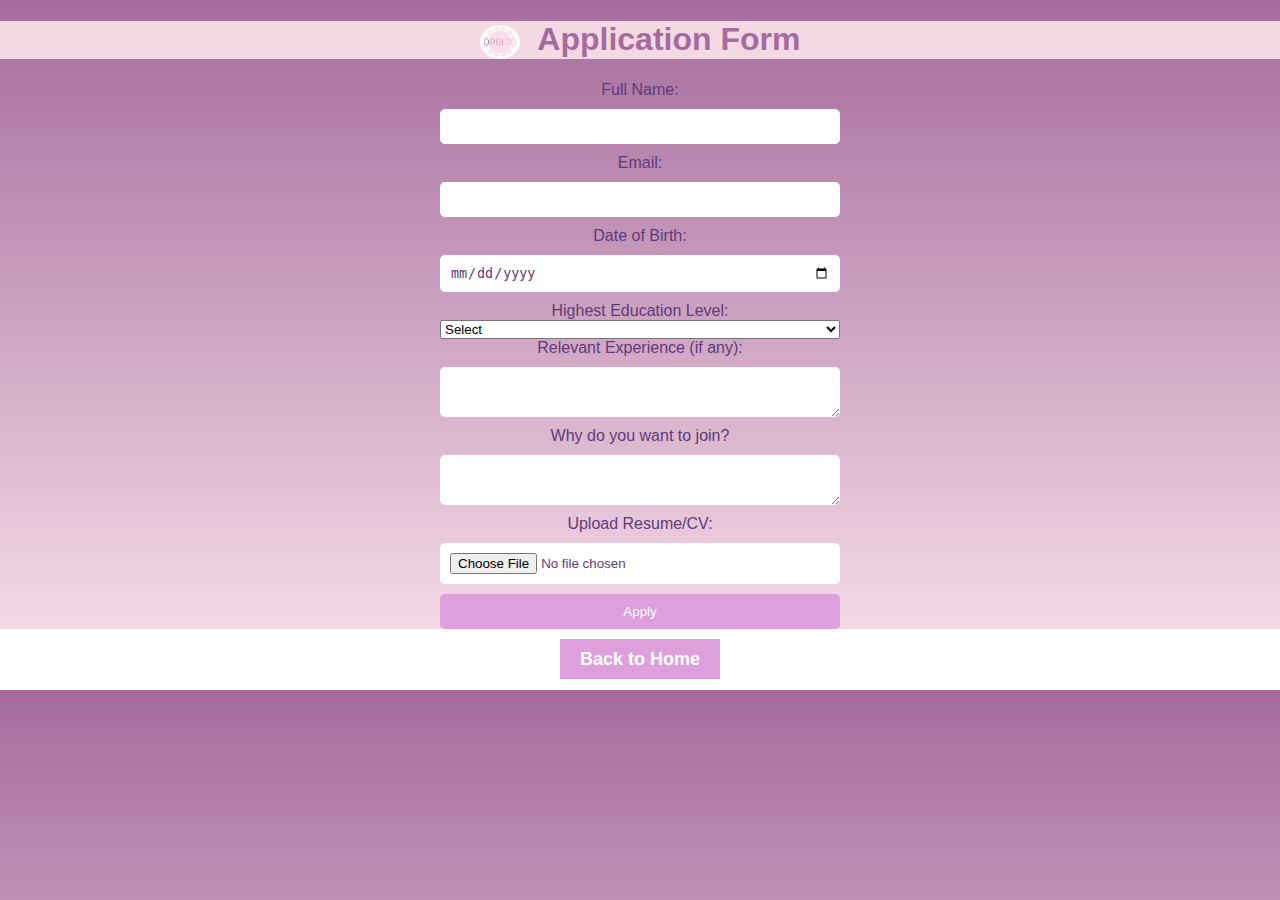
<file: apply.html>
<!DOCTYPE html>
<html lang="en">
<head>
    <meta charset="UTF-8">
    <meta name="viewport" content="width=device-width, initial-scale=1.0">
    <title>Apply to Orbion</title>
    <link rel="stylesheet" href="styles.css">
    <script defer src="script.js"></script>
</head>
<body>
    <header>
        <h1>
            <img src="images/orbion.png" alt="orbion logo" class="orbion-logo"> Application Form
        </h1>
    </header>
 
    <form id="application-form">
        <label for="name">Full Name:</label>
        <input type="text" id="name" required>
        
        <label for="email">Email:</label>
        <input type="email" id="email" required>
        
        <label for="dob">Date of Birth:</label>
        <input type="date" id="dob" required>
        
        <label for="education">Highest Education Level:</label>
        <select id="education" required>
            <option value="">Select</option>
            <option value="highschool">High School</option>
            <option value="bachelor">Bachelor's Degree</option>
            <option value="master">Master's Degree</option>
            <option value="phd">PhD</option>
        </select>
        
        <label for="experience">Relevant Experience (if any):</label>
        <textarea id="experience"></textarea>
        
        <label for="reason">Why do you want to join?</label>
        <textarea id="reason" required></textarea>
        
        <label for="cv">Upload Resume/CV:</label>
        <input type="file" id="cv" required>
        
        <button type="submit">Apply</button>
    </form>
    
    <footer>
        <a href="index.html" class="btn">Back to Home</a>
    </footer>
</body>
</html>
</file>
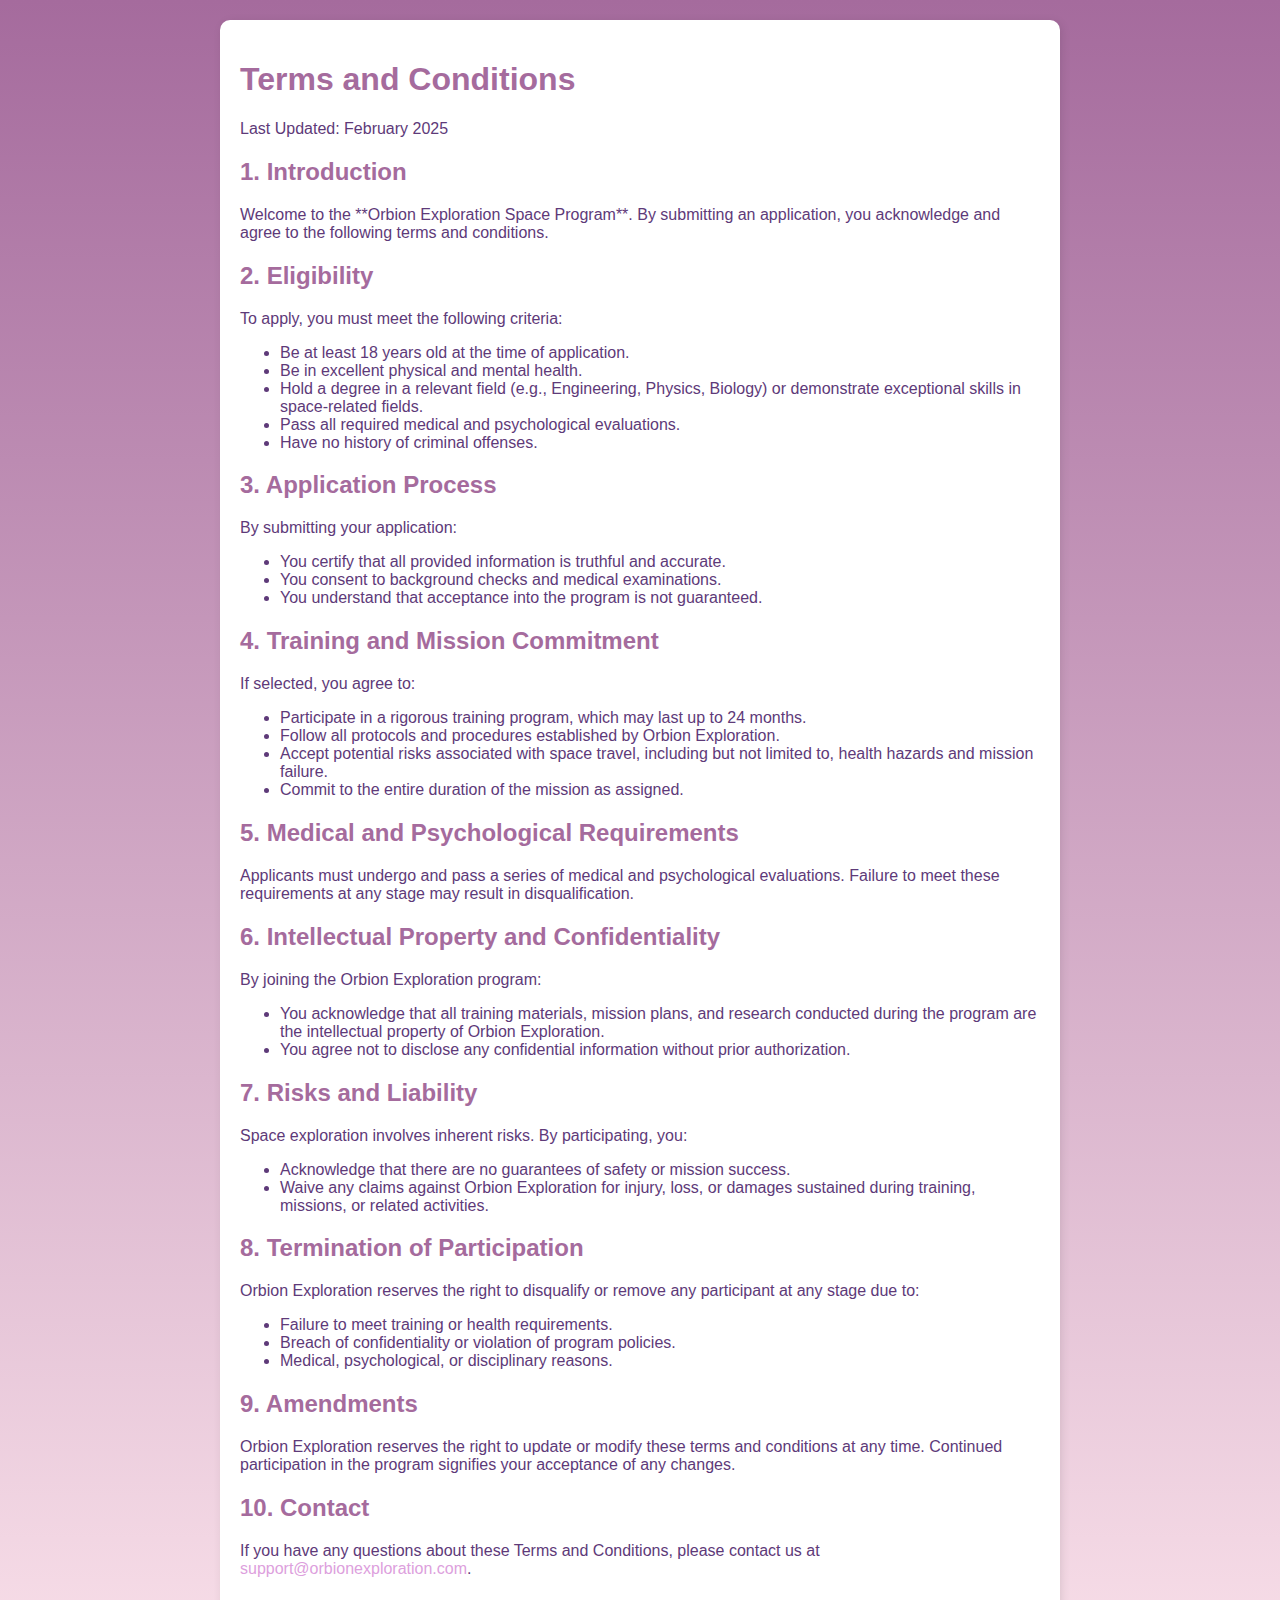
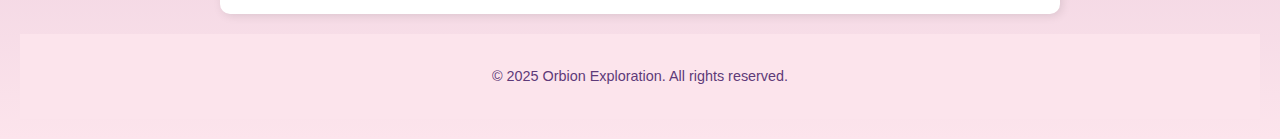
<file: terms.html>
<!DOCTYPE html>
<html lang="en">
<head>
    <meta charset="UTF-8">
    <meta name="viewport" content="width=device-width, initial-scale=1.0">
    <title>Orbion Exploration - Terms and Conditions</title>
    <link rel="stylesheet" href="styles.css" />
</head>
</head>
<body class="terms">
    <div class="container">
        <h1>Terms and Conditions</h1>
        <p>Last Updated: February 2025</p>

        <h2>1. Introduction</h2>
        <p>Welcome to the **Orbion Exploration Space Program**. By submitting an application, you acknowledge and agree to the following terms and conditions.</p>

        <h2>2. Eligibility</h2>
        <p>To apply, you must meet the following criteria:</p>
        <ul>
            <li>Be at least 18 years old at the time of application.</li>
            <li>Be in excellent physical and mental health.</li>
            <li>Hold a degree in a relevant field (e.g., Engineering, Physics, Biology) or demonstrate exceptional skills in space-related fields.</li>
            <li>Pass all required medical and psychological evaluations.</li>
            <li>Have no history of criminal offenses.</li>
        </ul>

        <h2>3. Application Process</h2>
        <p>By submitting your application:</p>
        <ul>
            <li>You certify that all provided information is truthful and accurate.</li>
            <li>You consent to background checks and medical examinations.</li>
            <li>You understand that acceptance into the program is not guaranteed.</li>
        </ul>

        <h2>4. Training and Mission Commitment</h2>
        <p>If selected, you agree to:</p>
        <ul>
            <li>Participate in a rigorous training program, which may last up to 24 months.</li>
            <li>Follow all protocols and procedures established by Orbion Exploration.</li>
            <li>Accept potential risks associated with space travel, including but not limited to, health hazards and mission failure.</li>
            <li>Commit to the entire duration of the mission as assigned.</li>
        </ul>

        <h2>5. Medical and Psychological Requirements</h2>
        <p>Applicants must undergo and pass a series of medical and psychological evaluations. Failure to meet these requirements at any stage may result in disqualification.</p>

        <h2>6. Intellectual Property and Confidentiality</h2>
        <p>By joining the Orbion Exploration program:</p>
        <ul>
            <li>You acknowledge that all training materials, mission plans, and research conducted during the program are the intellectual property of Orbion Exploration.</li>
            <li>You agree not to disclose any confidential information without prior authorization.</li>
        </ul>

        <h2>7. Risks and Liability</h2>
        <p>Space exploration involves inherent risks. By participating, you:</p>
        <ul>
            <li>Acknowledge that there are no guarantees of safety or mission success.</li>
            <li>Waive any claims against Orbion Exploration for injury, loss, or damages sustained during training, missions, or related activities.</li>
        </ul>

        <h2>8. Termination of Participation</h2>
        <p>Orbion Exploration reserves the right to disqualify or remove any participant at any stage due to:</p>
        <ul>
            <li>Failure to meet training or health requirements.</li>
            <li>Breach of confidentiality or violation of program policies.</li>
            <li>Medical, psychological, or disciplinary reasons.</li>
        </ul>

        <h2>9. Amendments</h2>
        <p>Orbion Exploration reserves the right to update or modify these terms and conditions at any time. Continued participation in the program signifies your acceptance of any changes.</p>

        <h2>10. Contact</h2>
        <p>If you have any questions about these Terms and Conditions, please contact us at <a href="mailto:support@orbionexploration.com">support@orbionexploration.com</a>.</p>
    </div>

    <footer class="terms-footer">
        <p>&copy; 2025 Orbion Exploration. All rights reserved.</p>
    </footer>
</body>
</html>
</file>
<file: styles.css>
html {
    scroll-behavior: smooth;
}

body {
    font-family: 'Raleway', sans-serif;
    margin: 0;
    padding: 0;
    background: linear-gradient(#A56B9D, #FCE4EC);
    color: #5E3A79;
    text-align: center;
    scroll-behavior: smooth;
}

.hero {
    background-image: url("images/spaceGIF.gif");
    image-rendering:-moz-crisp-edges;
    background-size: cover;
    padding: 10px 0 40px 0;
    background-position: center;
    height: 90vh;
    display: flex;
    flex-direction: column;
    justify-content: center;
    align-items: center;
    text-align: center;
    transition: background 0.5s ease-in-out;
}

.hero-title {
    text-shadow: 0px 0px 4px rgba(0, 0, 0, 0.2);
    color: #A56B9D;
    font-size: 3rem;
    margin-top: 50px;
}

.hero-text {
    text-shadow: 0px 0px 4px rgba(0, 0, 0, 0.2);
    color: #DDA0DD;
}

.hero h1 {
    font-family: 'Raleway', sans-serif;
    font-size: 3rem;
    color: #5E3A79;
    text-transform: uppercase;
}

.underline {
    border-bottom: 4px solid #DDA0DD;
}

.btn {
    padding: 10px 20px;
    background: #DDA0DD;
    border: none;
    font-family: 'Raleway', sans-serif;
    font-size: large;
    color: white;
    font-weight: 800;
    cursor: pointer;
    transition: background 0.3s ease;
}

.btn:hover {
    background: #8B5E83;
}

header {
    background: rgba(252, 228, 236, 0.9);
}

nav {
    position: fixed;
    width: 100%;
    background: rgba(255, 255, 255, 0.8);
    transition: background 0.5s ease;
    display: flex;
    align-items: center;
    justify-content: space-between;
}

nav ul {
    list-style: none;
    padding: 0;
    margin-left: 300px;
    display: flex;
    gap: 10px;
}

nav ul li {
    display: inline;
    margin: 0 15px;
}

nav ul li a {
    color: #5E3A79;
    font-weight: bold;
    text-decoration: none;
    transition: color 0.3s ease-in-out;
    display: inline-block;
    position: relative;
}

nav ul li a::after{
    content: '';
    position: absolute;
    width: 100%;
    transform: scaleX(0);
    height: 2px;
    bottom: 0;
    left: 0;
    background-color: #A56B9D;
    transform-origin: bottom right;
    transition: transform 0.25s ease-out;
}

nav ul li a:hover::after {
    transform: scaleX(1);
    transform-origin: bottom left;
    color: #A56B9D;
}

section {
    background: rgba(252, 228, 236, 0.9);
    padding: 50px;
    text-align: center;
    border-bottom: 3px solid rgba(173, 116, 179, 0.3); /* Soft border between transitions */
    transition: all 0.5s ease-in-out;
}

.scrolled .hero {
    background-image: none;
    background-color: #FCE4EC;
}

form {
    display: flex;
    flex-direction: column;
    width: 50%;
    margin: auto;
}

#message {
    resize: vertical;
}


input, textarea {
    margin: 10px 0;
    padding: 10px;
    border: none;
    border-radius: 5px;
    background: #fff;
    color: #5E3A79;
}

button {
    background-color: #DDA0DD;
    color: white;
    padding: 10px;
    border: none;
    border-radius: 5px;
    cursor: pointer;
    transition: background 0.3s ease;
}

button:hover {
    background-color: #8B5E83;
}

footer {
    text-align: center;
    padding: 20px;
    background-color: #fff;
}

.hero-logo {
    width: 100px;
    height: auto;
    vertical-align:bottom;
}

.terms-container {
    margin-top: 20px;
}

.terms-link {
    color: #5E3A79;
    font-weight: bold;
    text-decoration: none;
    transition: color 0.3s ease-in-out;
}

.terms-link:hover {
    color: #A56B9D;
    text-decoration: underline;
}

h1, h2 {
    color: #A56B9D;
}

a {
    color: #DDA0DD;
    text-decoration: none;
}

.container {
    max-width: 800px;
    margin: auto;
    background: white;
    padding: 20px;
    border-radius: 10px;
    box-shadow: 2px 2px 10px rgba(0, 0, 0, 0.1);
}

.terms{
    font-family: 'Raleway', sans-serif;
            margin: 0;
            padding: 20px;
            background-color: #FCE4EC;
            color: #5E3A79;
            text-align: left;
}

.terms-footer {
    text-align: center;
    margin-top: 20px;
    font-size: 0.9em;
    background: #FCE4EC;
}

.mission-ul{
    list-style: none;
}

.fade-section {
    opacity: 0;
    transform: translateY(30px);
    transition: opacity 1s ease, transform 1s ease;
}

.fade-section.visible {
    opacity: 1;
    transform: translateY(0);
}

.image-container {
    display: flex;
    justify-content: center;
    gap: 20px;
    flex-wrap: wrap;
}

.image-item {
    position: relative;
    overflow: hidden;
    border-radius: 10px;
    transition: transform 0.3s ease-in-out;
}

.image-item img {
    width: 250px;
    height: 250px;
    object-fit: cover;
    border-radius: 10px;
    box-shadow: 0 4px 8px rgba(0, 0, 0, 0.2);
    transition: transform 0.3s ease-in-out, box-shadow 0.3s ease-in-out;
}

.image-item:hover img {
    transform: scale(1.05);
    box-shadow: 0 6px 12px rgba(0, 0, 0, 0.3);
}

#application-form {
    display: flex;
    flex-direction: column;
    max-width: 400px;
    margin: auto;
}

.orbion-logo {
    width: 40px;
    height: auto;
    vertical-align: middle; 
    margin-right: 10px; 
    border-radius: 50%;
    object-fit: cover; 
}

.nav-logo {
    font-size: 20px;
    text-transform: uppercase;
    margin-left: 150px;
    display: flex;
    align-items: center;
}

.search-box {
    display: flex;
    align-items: center;
    background: white;
    border-radius: 20px;
    padding: 5px;
    margin-right: 40px;
    border: 1px solid rgba(255, 255, 255, 0.2);
    height: 20px;
}

.search-box input {
    border: none;
    outline: none;
    width: 100%;
    padding: 5px 10px;
    border-radius: 20px;
}

.search-box button {
    background: none;
    border: none;
    cursor: pointer;
    padding: 5px;
}
</file>
